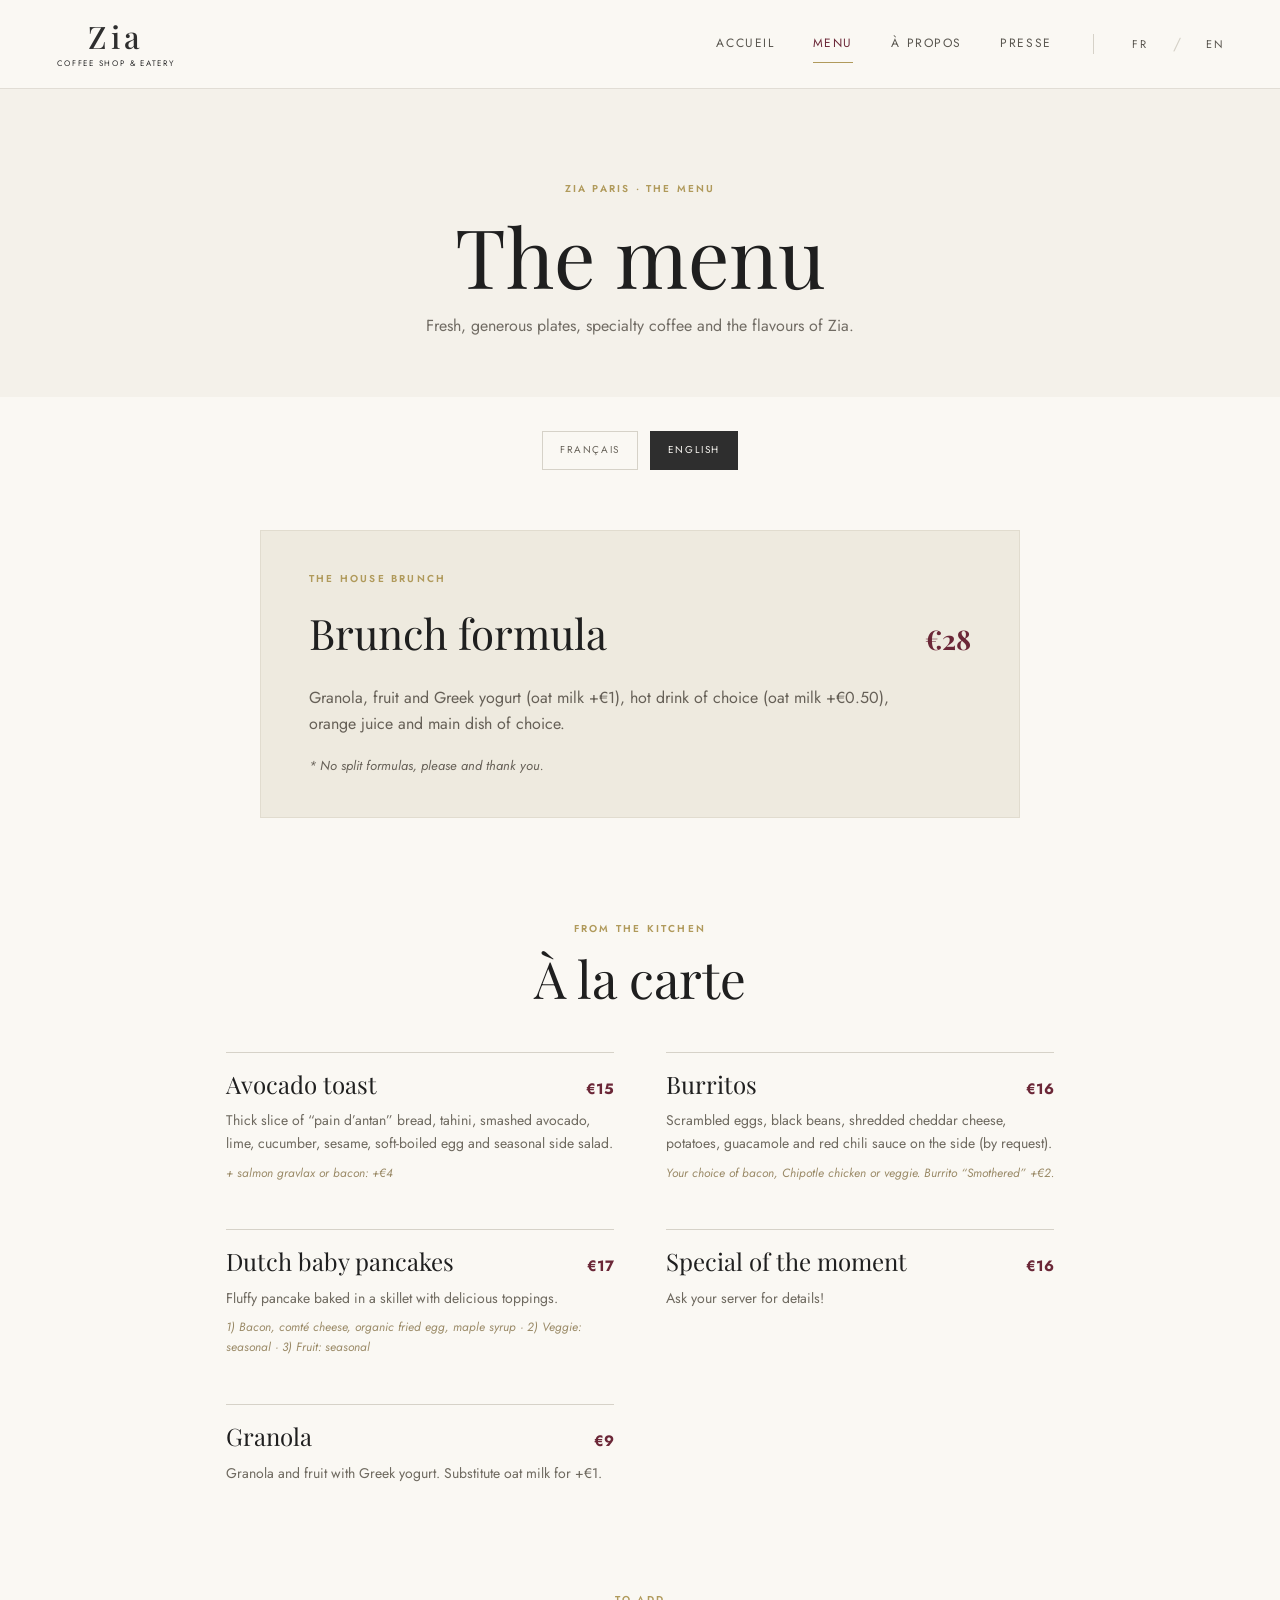
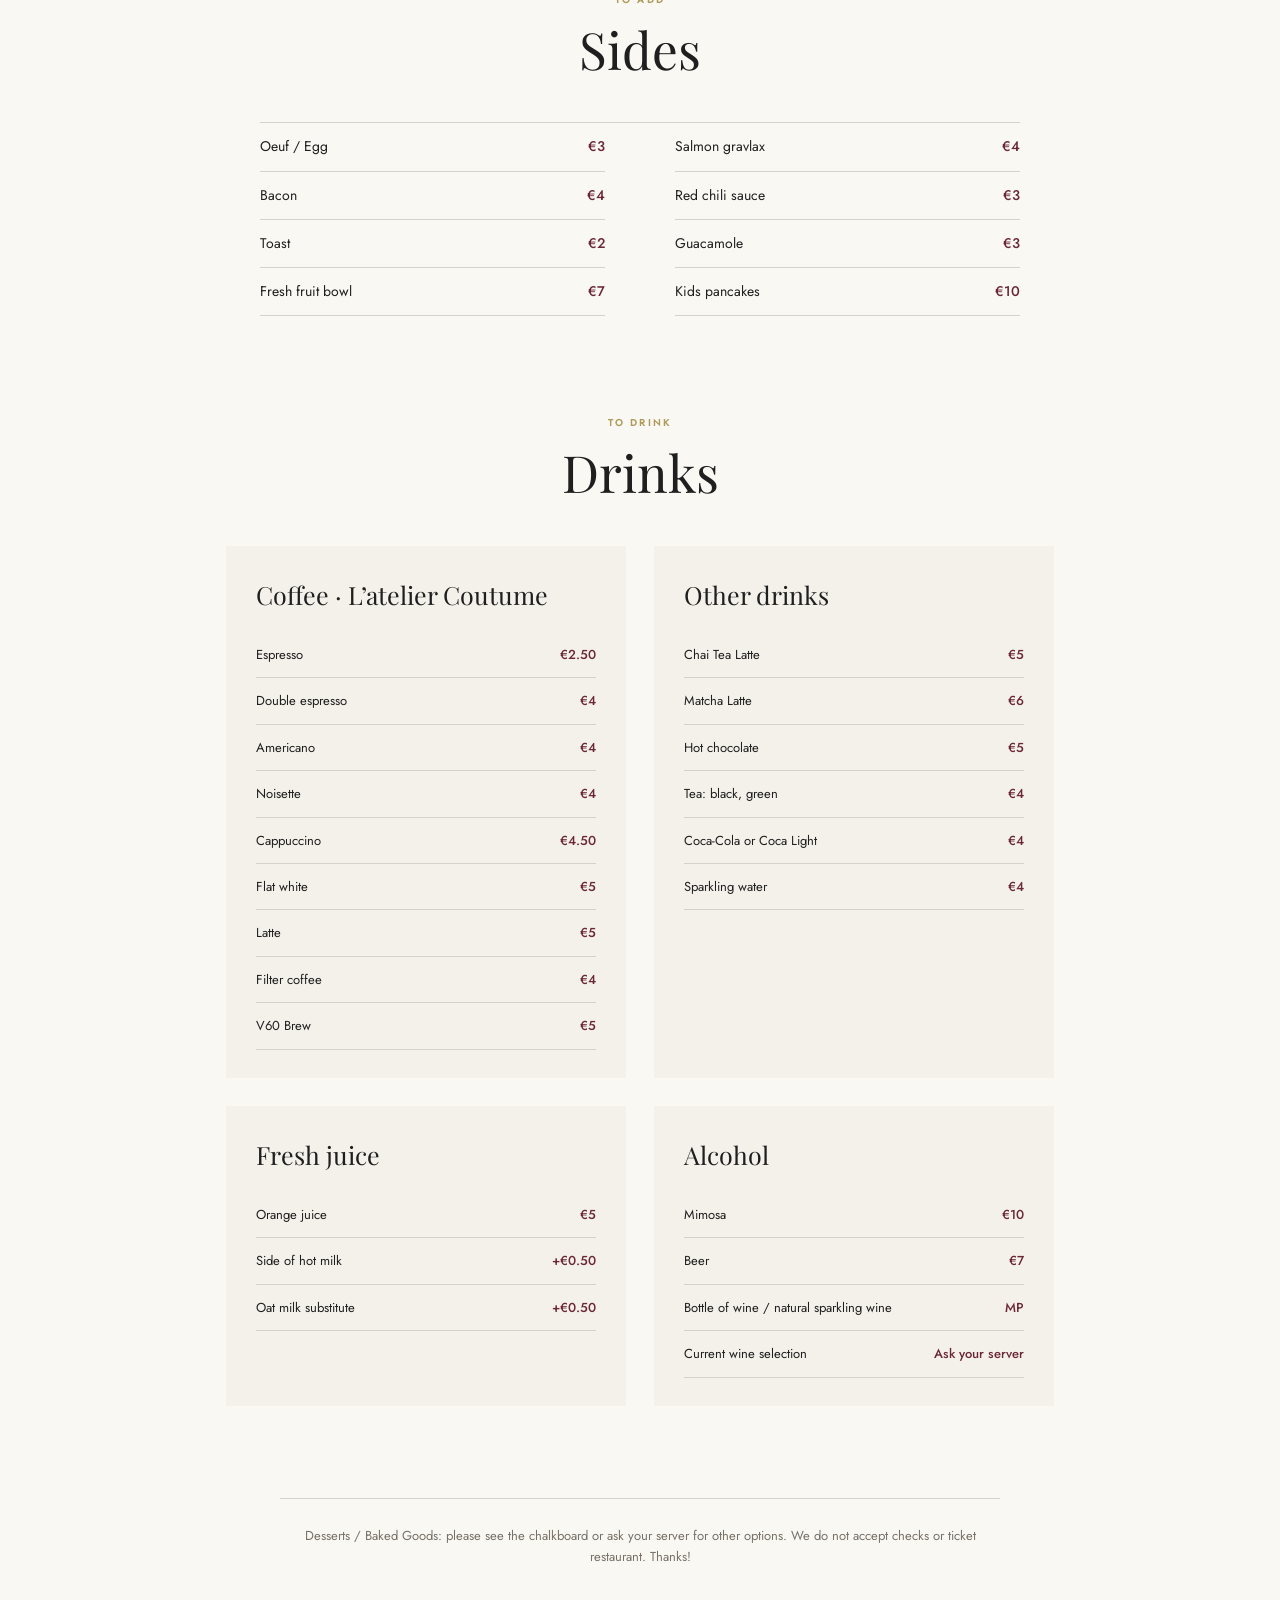
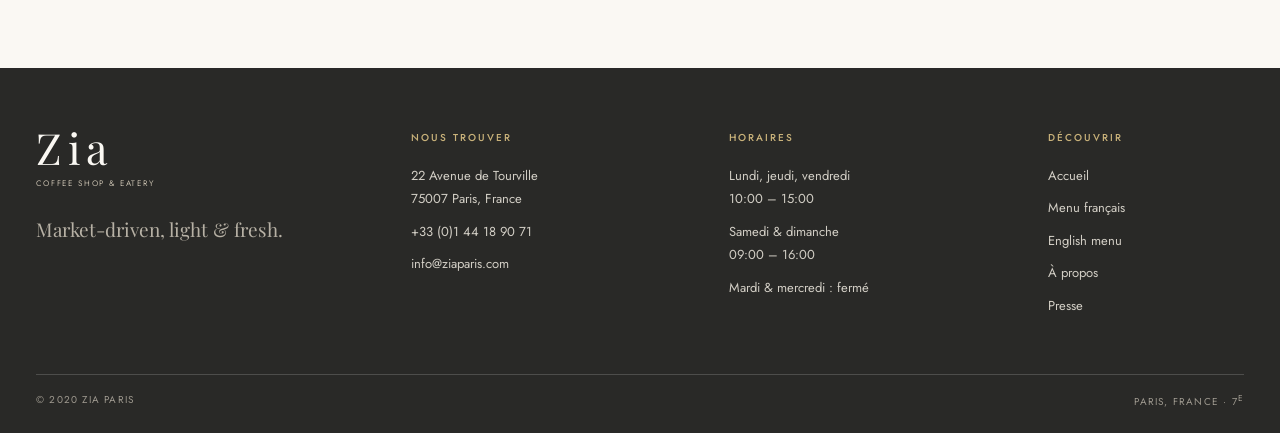
<file: menu-en.html>
<!doctype html><html lang="en"><head><meta charset="utf-8"><meta name="viewport" content="width=device-width, initial-scale=1"><title>Menu — Zia Paris</title><meta name="description" content="Explore the English menu at Zia Paris: brunch formula, dishes, sides, coffee and drinks."><meta name="theme-color" content="#FAF8F3"><link rel="canonical" href="https://www.ziaparis.com/copy-of-menu"><link rel="stylesheet" href="styles.css"><script defer src="site.js"></script></head><body data-active="menu" data-language="en"><div class="page-wrap" data-shell><main id="main" class="menu-page"><section class="page-hero"><span class="eyebrow">Zia Paris · The menu</span><h1>The menu</h1><p>Fresh, generous plates, specialty coffee and the flavours of Zia.</p></section><div class="menu-container"><div class="menu-switch"><a href="menu.html" lang="fr">Français</a><a href="menu-en.html" aria-current="page" lang="en">English</a></div><div data-menu-content></div></div></main></div></body></html>
</file>
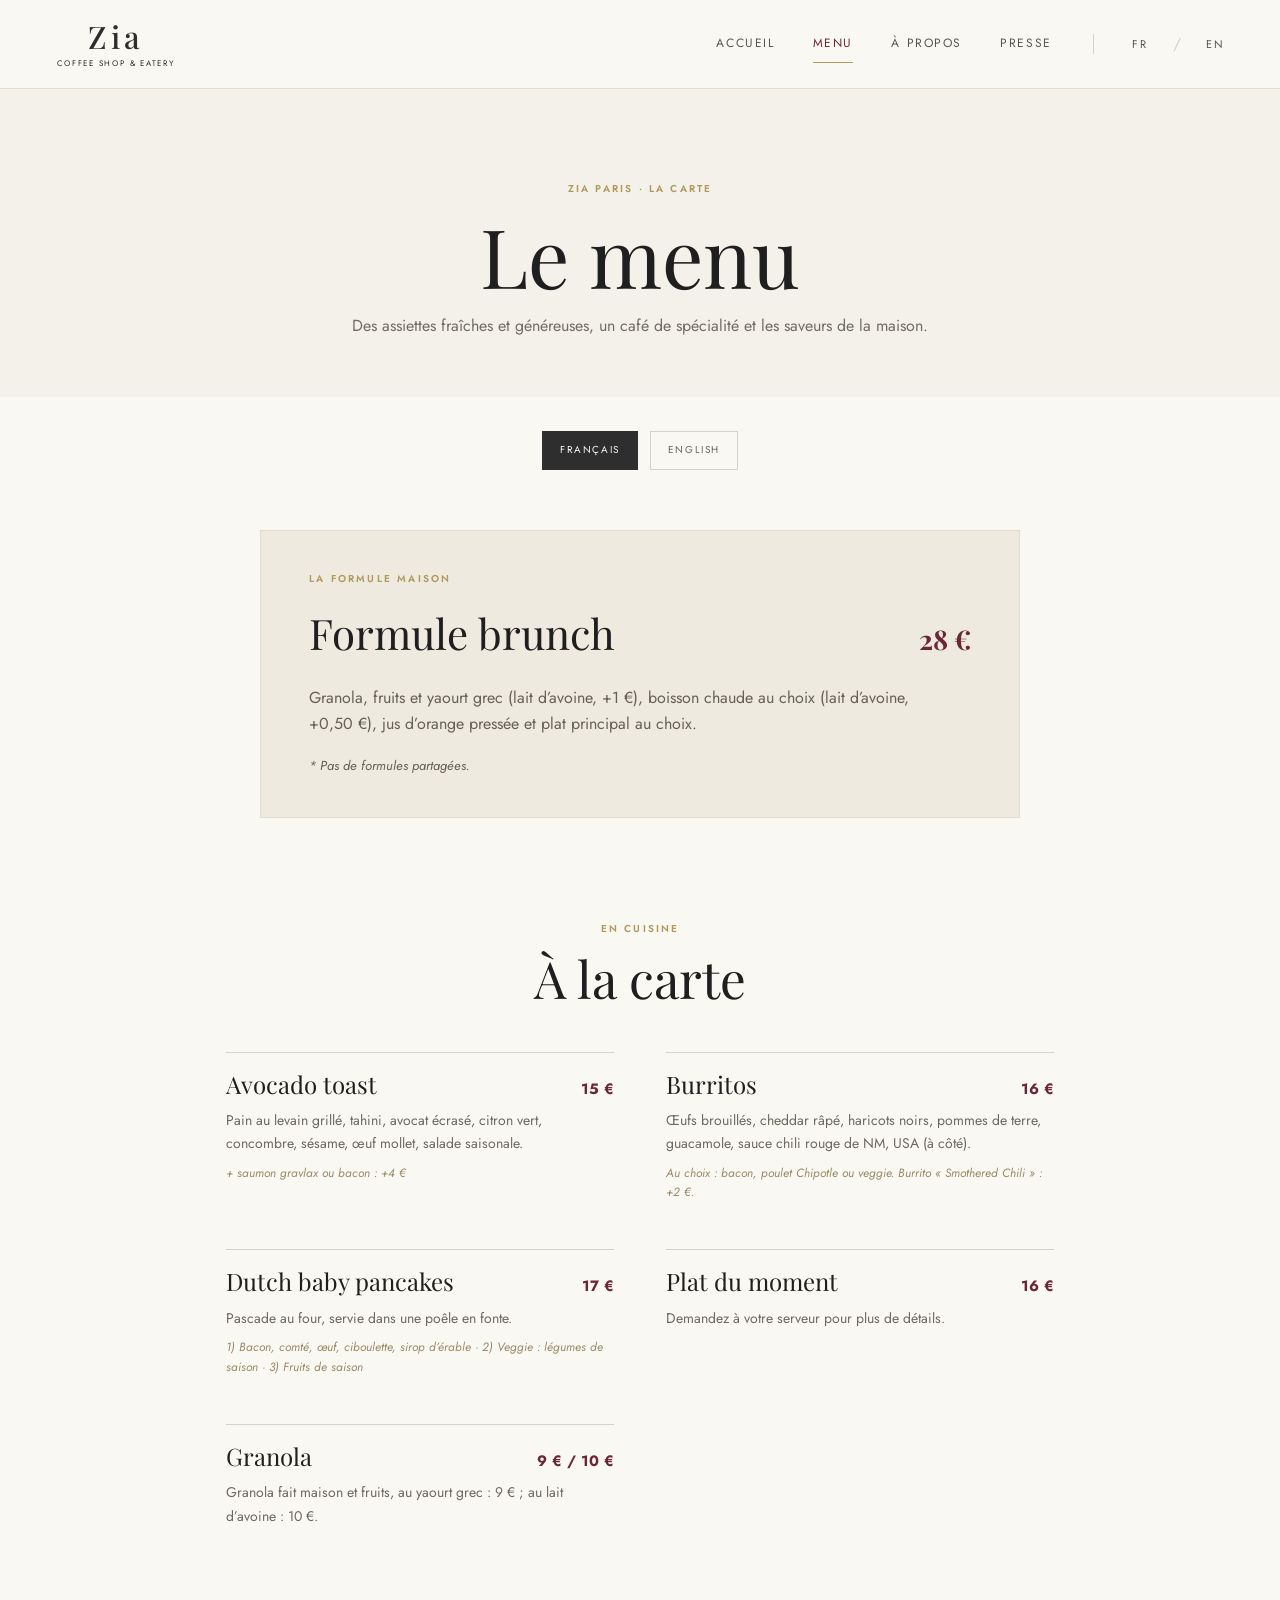
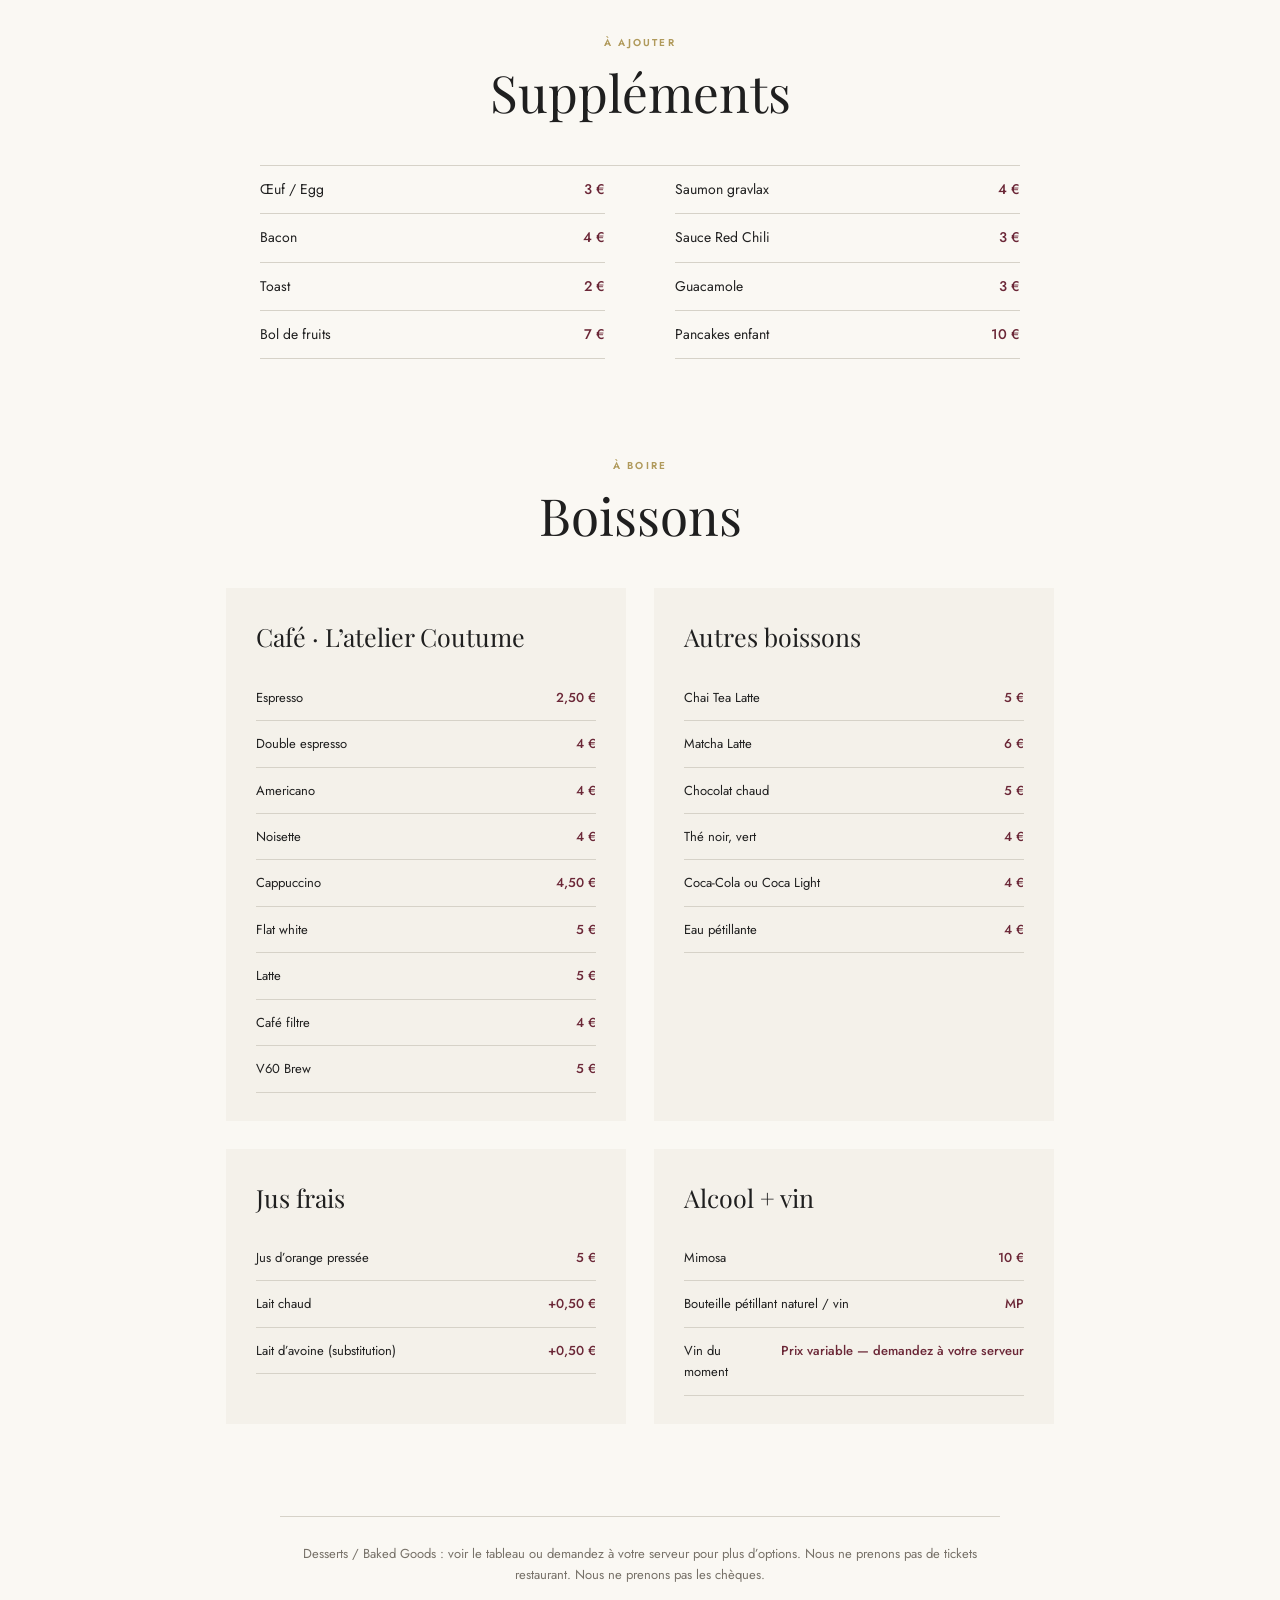
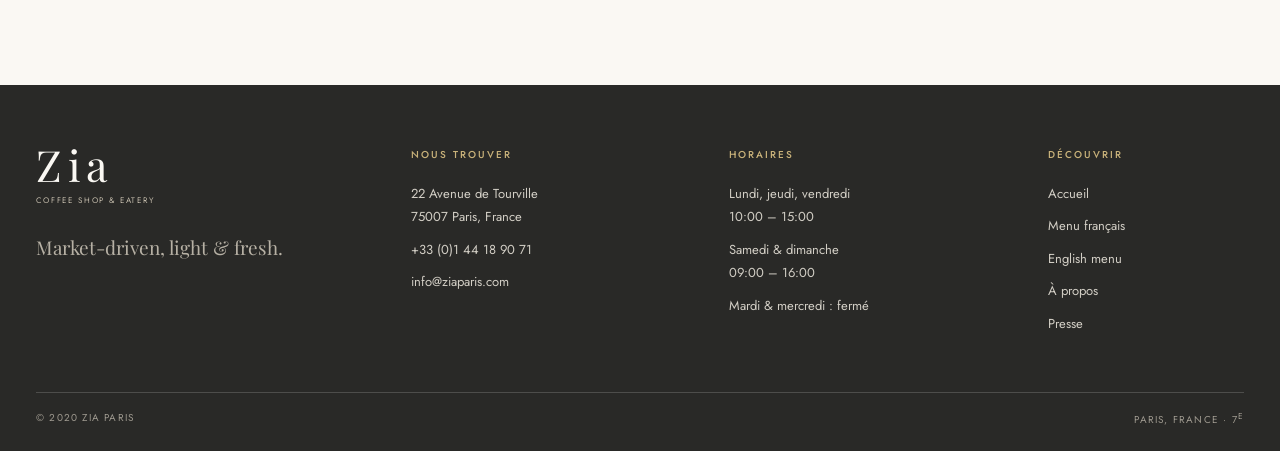
<file: menu.html>
<!doctype html><html lang="fr"><head><meta charset="utf-8"><meta name="viewport" content="width=device-width, initial-scale=1"><title>Menu — Zia Paris</title><meta name="description" content="Découvrez le menu français de Zia Paris : formule brunch, plats, suppléments, café et boissons."><meta name="theme-color" content="#FAF8F3"><link rel="canonical" href="https://www.ziaparis.com/menu"><link rel="stylesheet" href="styles.css"><script defer src="site.js"></script></head><body data-active="menu" data-language="fr"><div class="page-wrap" data-shell><main id="main" class="menu-page"><section class="page-hero"><span class="eyebrow">Zia Paris · La carte</span><h1>Le menu</h1><p>Des assiettes fraîches et généreuses, un café de spécialité et les saveurs de la maison.</p></section><div class="menu-container"><div class="menu-switch"><a href="menu.html" aria-current="page" lang="fr">Français</a><a href="menu-en.html" lang="en">English</a></div><div data-menu-content></div></div></main></div></body></html>
</file>
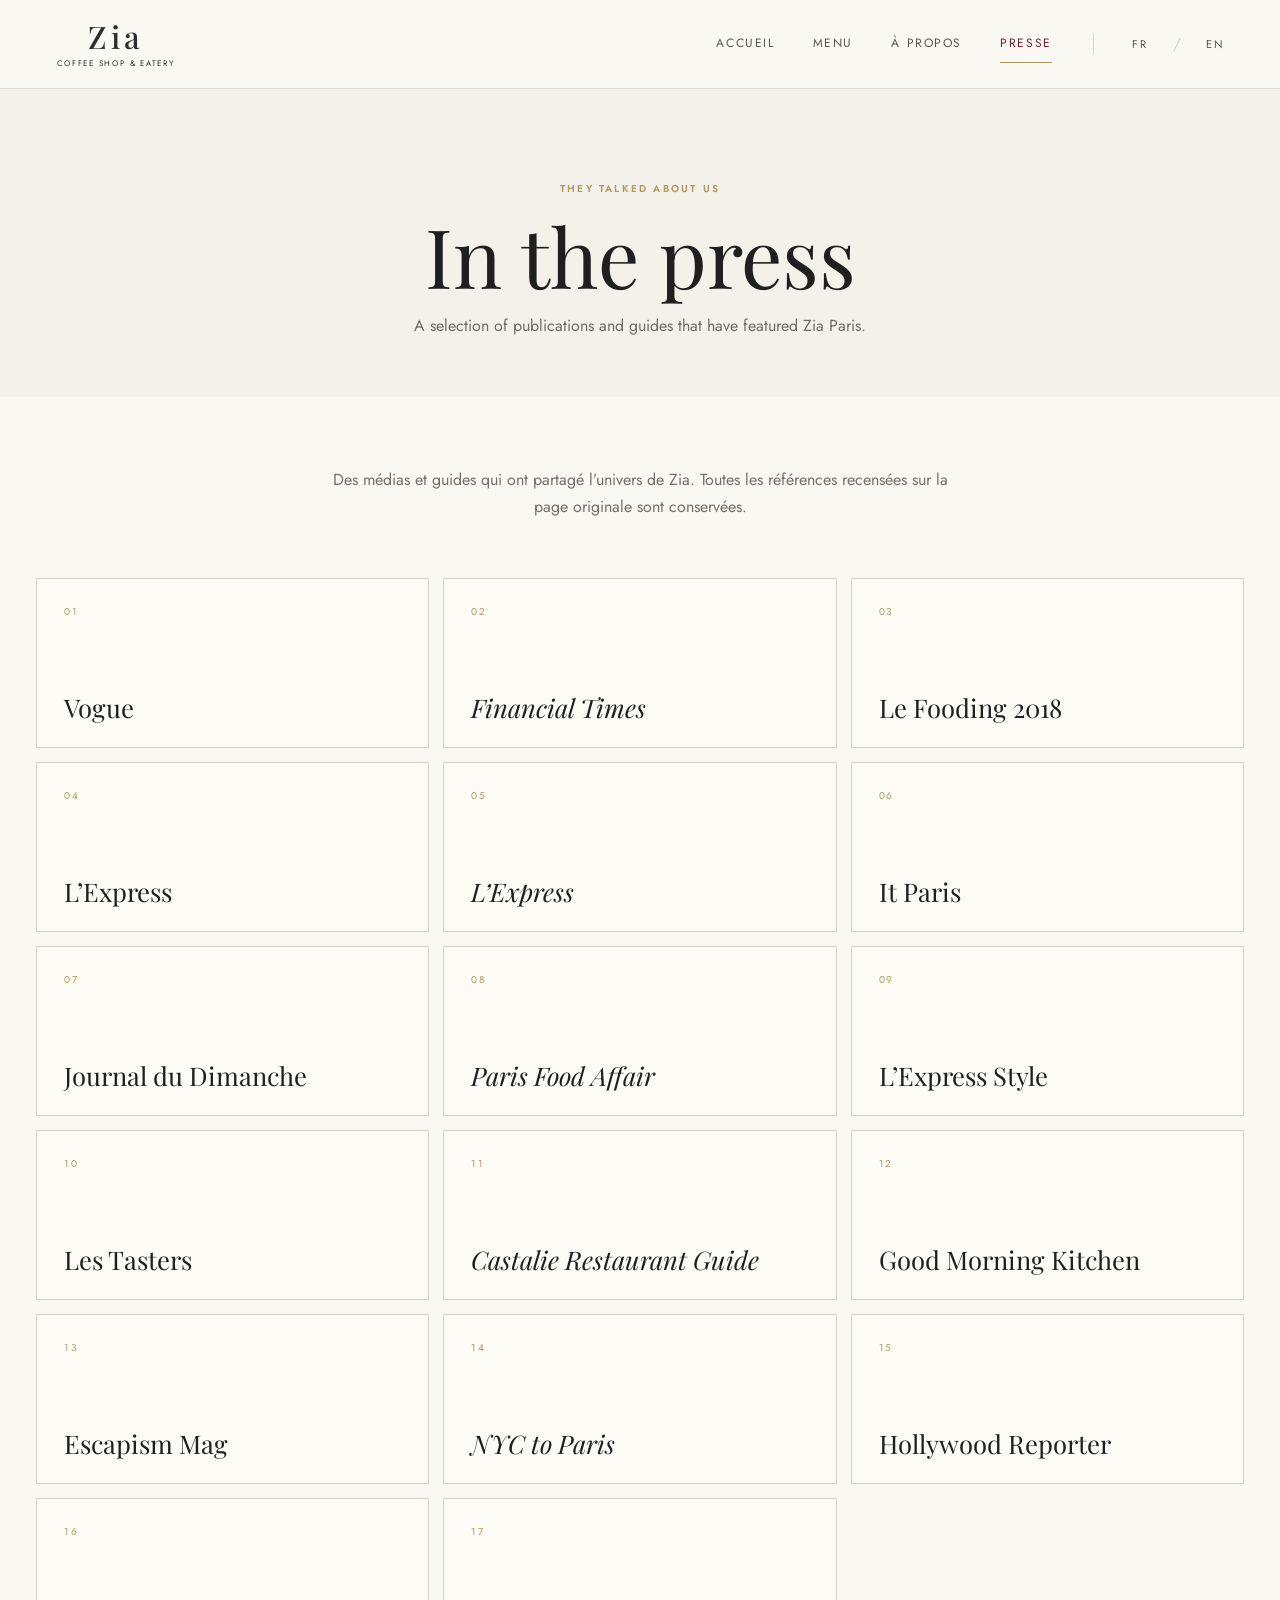
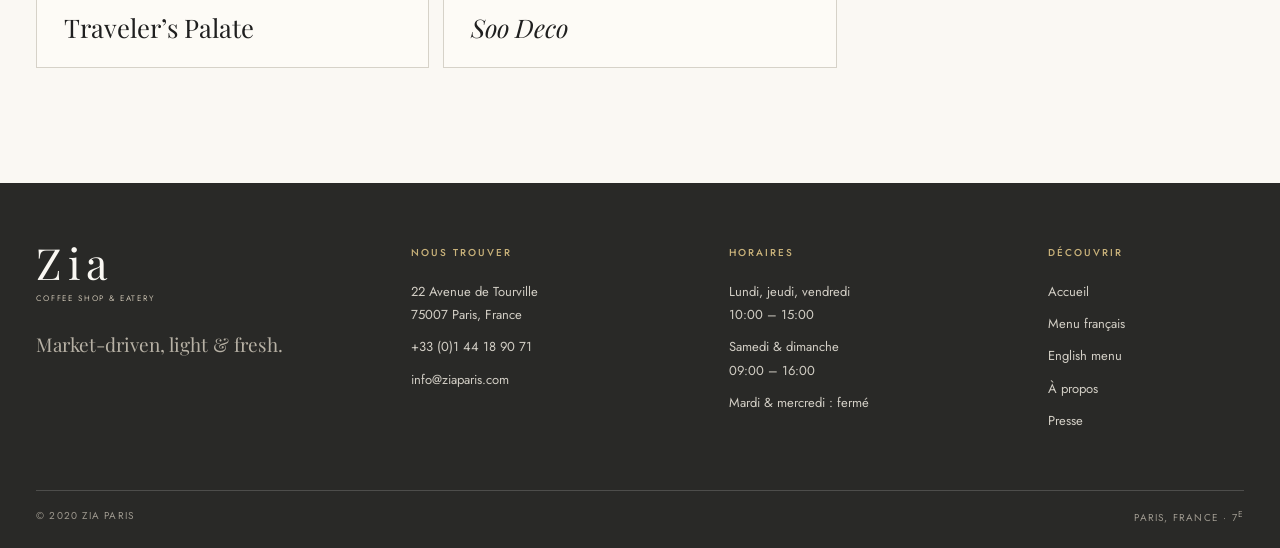
<file: presse.html>
<!doctype html><html lang="fr"><head><meta charset="utf-8"><meta name="viewport" content="width=device-width, initial-scale=1"><title>Presse — Zia Paris</title><meta name="description" content="Zia Paris dans la presse : une sélection de publications et de références éditoriales."><meta name="theme-color" content="#FAF8F3"><link rel="canonical" href="https://www.ziaparis.com/presse"><link rel="stylesheet" href="styles.css"><script defer src="site.js"></script></head><body data-active="press"><div class="page-wrap" data-shell><main id="main"><section class="page-hero"><span class="eyebrow">They talked about us</span><h1>In the press</h1><p>A selection of publications and guides that have featured Zia Paris.</p></section><section class="press-page container"><div class="press-intro"><p>Des médias et guides qui ont partagé l’univers de Zia. Toutes les références recensées sur la page originale sont conservées.</p></div><div class="press-grid" data-press-grid></div></section></main></div></body></html>
</file>
<file: styles.css>
@import url('https://fonts.googleapis.com/css2?family=Jost:wght@300;400;500;600&family=Playfair+Display:wght@400;500;600&display=swap');
:root{--ivory:#FAF8F3;--beige:#F4F1EA;--paper:#fffdf8;--charcoal:#2E2E2E;--ink:#1F1F1F;--gold:#B09A5B;--gold-light:#C9B27A;--wine:#6B2737;--line:#D6D2C8;--muted:#77736b;--serif:'Playfair Display',Georgia,serif;--sans:'Jost',Arial,sans-serif;--max:1240px}
*{box-sizing:border-box}html{scroll-behavior:smooth;scroll-padding-top:92px}body{margin:0;background:var(--ivory);color:var(--ink);font-family:var(--sans);font-size:16px;font-weight:400;line-height:1.65}body.nav-open{overflow:hidden}a{color:inherit;text-decoration:none}img{display:block;max-width:100%}button{font:inherit}::selection{background:#d9c9a2;color:var(--ink)}
.skip-link{position:absolute;left:1rem;top:-5rem;background:var(--ink);color:white;padding:.7rem 1rem;z-index:1000}.skip-link:focus{top:1rem}
.site-header{position:sticky;top:0;z-index:50;background:rgba(250,248,243,.94);backdrop-filter:blur(14px);border-bottom:1px solid rgba(214,210,200,.7)}.header-inner{height:88px;max-width:var(--max);padding:0 36px;margin:auto;display:flex;align-items:center;justify-content:space-between;gap:24px}.brand{display:flex;flex-direction:column;align-items:center;line-height:1;color:var(--charcoal);min-width:120px}.brand-word{font-family:var(--serif);font-size:31px;letter-spacing:.12em;font-weight:500}.brand-sub{font-size:8px;letter-spacing:.22em;margin-top:7px}.primary-nav{display:flex;align-items:center;gap:clamp(18px,3vw,42px)}.primary-nav a{font-size:12px;letter-spacing:.13em;text-transform:uppercase;color:#59564f;transition:color .2s ease}.primary-nav a:hover,.primary-nav a[aria-current=page]{color:var(--wine)}.primary-nav a[aria-current=page]{position:relative}.primary-nav a[aria-current=page]:after{content:"";position:absolute;height:1px;background:var(--gold);left:0;right:0;bottom:-9px}.nav-divider{height:20px;width:1px;background:var(--line);margin-left:3px}.primary-nav .nav-lang{font-size:11px}.lang-separator{color:var(--line);margin:0 -13px}.menu-toggle{display:none;background:transparent;border:0;padding:10px;cursor:pointer}.menu-toggle span{display:block;width:24px;height:1px;background:var(--charcoal);margin:6px;transition:transform .25s}
.page-wrap{overflow:hidden}.container{width:min(var(--max),calc(100% - 72px));margin-inline:auto}.eyebrow{font-size:10px;letter-spacing:.22em;text-transform:uppercase;color:var(--gold);font-weight:600}.serif{font-family:var(--serif)}h1,h2,h3,p{margin-top:0}h1,h2,h3{font-weight:400}h1,h2{font-family:var(--serif)}.display-title{font-size:clamp(50px,8vw,106px);line-height:1.02;letter-spacing:-.045em}.section-heading{margin-bottom:32px}.section-heading h2{font-size:clamp(34px,4vw,52px);line-height:1.1;margin:10px 0 0}.intro-copy{font-family:var(--serif);font-size:clamp(22px,2.7vw,34px);line-height:1.35;max-width:750px}.fine-note{font-size:13px;color:var(--muted);font-style:italic}.button-link{display:inline-flex;align-items:center;gap:14px;padding:13px 20px;border:1px solid var(--charcoal);font-size:11px;letter-spacing:.14em;text-transform:uppercase;transition:background .2s,color .2s,border-color .2s}.button-link:after{content:'↗';font-size:16px}.button-link:hover{background:var(--charcoal);color:var(--ivory)}
.hero{position:relative;min-height:650px;display:grid;grid-template-columns:1fr 1.06fr;background:var(--beige)}.hero-copy{padding:clamp(60px,8vw,118px) clamp(36px,7vw,108px);display:flex;flex-direction:column;justify-content:center;align-items:flex-start}.hero-kicker{font-size:11px;letter-spacing:.22em;text-transform:uppercase;color:var(--wine);margin-bottom:24px}.hero h1{font-size:clamp(58px,7vw,96px);line-height:.98;margin:0 0 22px;letter-spacing:-.05em}.hero h1 em{font-weight:400;color:var(--wine)}.hero-copy p{max-width:390px;color:#666057;margin-bottom:30px}.hero-image{min-height:650px;position:relative;overflow:hidden;background:#e5ded1}.hero-image img{width:100%;height:100%;object-fit:cover;object-position:center;position:absolute;inset:0}.hero-image:after{content:'';position:absolute;inset:0;background:linear-gradient(90deg,rgba(31,31,31,.04),transparent 42%);pointer-events:none}.hero-bottom{position:absolute;left:clamp(36px,7vw,108px);bottom:30px;display:flex;gap:28px;color:#888176;font-size:10px;letter-spacing:.13em;text-transform:uppercase}.hero-bottom span+span:before{content:'·';margin-right:28px;color:var(--gold)}
.home-intro{padding:110px 0 105px;display:grid;grid-template-columns:.45fr 1fr;gap:9%;align-items:start}.home-intro .eyebrow{padding-top:12px}.home-intro h2{font-size:clamp(32px,4vw,52px);line-height:1.2;max-width:800px;margin-bottom:26px}.home-intro p{color:#706c64;max-width:600px}.feature-strip{background:var(--charcoal);color:var(--ivory);padding:54px 0}.feature-grid{display:grid;grid-template-columns:repeat(3,1fr);gap:30px}.feature{padding:6px 22px;border-left:1px solid rgba(255,255,255,.22)}.feature:first-child{border-left:0}.feature strong{display:block;font-family:var(--serif);font-size:25px;font-weight:400;margin-bottom:5px}.feature span{color:#c5bfb3;font-size:12px;letter-spacing:.08em}
.home-details{padding:110px 0;display:grid;grid-template-columns:1fr .88fr;gap:10%;align-items:center}.details-photo{height:520px;overflow:hidden;background:#e6e0d5}.details-photo img{width:100%;height:100%;object-fit:cover}.details-copy h2{font-size:clamp(38px,4vw,54px);line-height:1.08;margin:14px 0 20px}.details-copy>p{color:#777168;max-width:460px}.hours-list{border-top:1px solid var(--line);margin:28px 0}.hours-row{display:flex;justify-content:space-between;gap:20px;padding:12px 0;border-bottom:1px solid var(--line);font-size:14px}.hours-row span:last-child{font-variant-numeric:tabular-nums}.reservation-note{font-family:var(--serif);font-size:20px;line-height:1.45;color:var(--wine);max-width:440px}
.traveler-note{padding:40px 0 90px;text-align:center}.tripadvisor-mark{width:64px;height:auto;margin:0 auto 14px;object-fit:contain}.traveler-note p{font-family:var(--serif);font-size:24px;margin:0}
.page-hero{padding:92px 0 58px;background:var(--beige);text-align:center}.page-hero h1{font-size:clamp(50px,7vw,82px);line-height:1.03;margin:15px 0 16px}.page-hero p{max-width:620px;margin:0 auto;color:#716c64}.page-hero .eyebrow{display:block}
.menu-page{padding-bottom:100px}.menu-container{max-width:900px;margin:0 auto;padding:0 36px}.menu-switch{display:flex;justify-content:center;gap:12px;margin:34px 0 60px}.menu-switch a{border:1px solid var(--line);padding:10px 17px;font-size:10px;letter-spacing:.16em;text-transform:uppercase;color:#69645b}.menu-switch a[aria-current=page]{background:var(--charcoal);color:var(--ivory);border-color:var(--charcoal)}.formula-card{max-width:760px;margin:0 auto 96px;padding:40px 48px;background:#eeeadf;border:1px solid #e1dccf}.formula-title-row{display:flex;align-items:baseline;justify-content:space-between;gap:20px;margin:12px 0 16px}.formula-title-row h2{font-size:clamp(32px,4vw,42px);margin:0}.formula-title-row strong{font-family:var(--serif);font-size:27px;color:var(--wine);white-space:nowrap}.formula-card p{max-width:610px;color:#666057}.formula-card .fine-note{margin:18px 0 0}.menu-section{margin:0 auto 92px}.menu-section>.section-heading{text-align:center;margin-bottom:45px}.menu-list{display:grid;grid-template-columns:1fr 1fr;column-gap:52px;row-gap:38px}.menu-item{padding-top:17px;border-top:1px solid var(--line)}.item-heading{display:flex;align-items:baseline;justify-content:space-between;gap:16px}.item-heading h3{font-family:var(--serif);font-size:24px;line-height:1.2;margin:0 0 11px}.item-heading strong{color:var(--wine);font-size:15px;white-space:nowrap}.menu-item p{font-size:14px;color:#6e695f;margin:0 0 8px}.menu-item .item-extra{font-size:12px;color:#9a8a67;font-style:italic}.sides-section{max-width:760px}.price-grid{display:grid;grid-template-columns:1fr 1fr;column-gap:70px;border-top:1px solid var(--line)}.price-item{display:flex;justify-content:space-between;gap:18px;padding:12px 0;border-bottom:1px solid var(--line);font-size:14px}.price-item strong{white-space:nowrap;color:var(--wine);font-weight:500}.drink-grid{display:grid;grid-template-columns:1fr 1fr;gap:28px}.drink-card{background:var(--beige);padding:28px 30px}.drink-card h3{font-family:var(--serif);font-size:25px;margin:0 0 17px}.drink-card .price-item{font-size:13px}.menu-disclaimer{max-width:720px;margin:0 auto;text-align:center;color:#777168;font-size:13px;border-top:1px solid var(--line);padding-top:26px}
.about-section{padding:90px 0}.about-lead{display:grid;grid-template-columns:.82fr 1fr;gap:9%;align-items:center}.about-lead-photo{height:620px;overflow:hidden;background:var(--beige)}.about-lead-photo img{width:100%;height:100%;object-fit:cover}.about-lead-copy h2{font-size:clamp(40px,5vw,60px);margin:12px 0 24px;line-height:1.08}.about-lead-copy p{color:#6f6a60;max-width:520px}.about-lead-copy .intro-copy{color:var(--charcoal)}.milagro-note{margin-top:35px;padding-top:24px;border-top:1px solid var(--line)}.editorial-band{padding:92px 0;background:var(--beige)}.editorial-grid{display:grid;grid-template-columns:.4fr 1fr;gap:8%}.editorial-grid h2{font-size:clamp(36px,4vw,52px);line-height:1.1;margin:10px 0 20px}.editorial-copy{columns:2;column-gap:42px;color:#6f6a60}.editorial-copy p{break-inside:avoid;margin-bottom:20px}.name-origin{padding:95px 0;display:grid;grid-template-columns:.7fr 1fr;gap:10%;align-items:start}.name-origin h2{font-size:clamp(38px,4vw,56px);line-height:1.1;margin-top:10px}.name-origin p{color:#6f6a60}.gallery-section{padding:15px 0 110px}.gallery-heading{text-align:center;margin-bottom:42px}.gallery-heading h2{font-size:clamp(38px,4vw,54px);margin:10px 0}.gallery-grid{display:grid;grid-template-columns:repeat(4,1fr);grid-auto-rows:190px;gap:14px}.gallery-image{position:relative;margin:0;overflow:hidden;background:var(--beige);min-height:180px}.gallery-image img{width:100%;height:100%;object-fit:cover;transition:transform .7s cubic-bezier(.2,.7,.2,1)}.gallery-image:hover img{transform:scale(1.035)}.gallery-image figcaption{position:absolute;left:13px;bottom:11px;color:white;text-shadow:0 1px 8px rgba(0,0,0,.5);font-size:10px;letter-spacing:.12em;text-transform:uppercase;opacity:.85}.gallery-image:nth-child(5n+1){grid-row:span 2}.gallery-image:nth-child(7n+3){grid-column:span 2}.gallery-image.gallery-tall{grid-row:span 2}.bon-appetit{text-align:center;padding:20px 0 95px}.bon-appetit h2{font-size:clamp(42px,6vw,76px);margin:0;color:var(--wine)}
.press-page{padding:70px 0 115px}.press-intro{text-align:center;max-width:640px;margin:0 auto 58px}.press-intro p{color:#756f66}.press-grid{display:grid;grid-template-columns:repeat(3,1fr);gap:14px}.press-card{min-height:170px;border:1px solid var(--line);background:rgba(255,253,248,.48);padding:25px 27px;display:flex;flex-direction:column;justify-content:space-between;transition:background .25s,border-color .25s,transform .25s}.press-card:hover{background:#f0ece2;border-color:#c5b99b;transform:translateY(-3px)}.press-number{font-size:10px;color:var(--gold);letter-spacing:.16em}.press-card h2{font-size:clamp(21px,2vw,27px);margin:23px 0 0;line-height:1.15}.press-card:nth-child(3n+2) h2{font-style:italic}
.site-footer{background:#292927;color:var(--ivory);padding:58px 0 22px}.footer-top{width:min(var(--max),calc(100% - 72px));margin:auto;display:grid;grid-template-columns:1.2fr 1fr 1fr .7fr;gap:38px;padding-bottom:48px}.footer-brand{display:flex;flex-direction:column;align-items:flex-start}.footer-word{font-family:var(--serif);font-size:43px;letter-spacing:.13em;line-height:1}.footer-brand>span:nth-child(2){font-size:8px;letter-spacing:.23em;color:#c4bcac;margin-top:8px}.footer-brand p{color:#b7b1a5;font-family:var(--serif);font-size:19px;margin-top:24px}.footer-block h3{font-size:10px;letter-spacing:.2em;text-transform:uppercase;font-weight:500;color:var(--gold-light);margin:4px 0 18px}.footer-block a,.footer-block p{display:block;color:#d2cec5;font-size:13px;line-height:1.8;margin:0 0 9px}.footer-block a:hover{color:white}.footer-bottom{border-top:1px solid rgba(255,255,255,.17);width:min(var(--max),calc(100% - 72px));margin:auto;padding-top:17px;display:flex;justify-content:space-between;color:#9e998f;font-size:10px;letter-spacing:.12em;text-transform:uppercase}
.reveal{opacity:0;transform:translateY(18px);transition:opacity .65s ease,transform .65s cubic-bezier(.2,.7,.2,1)}.reveal.is-visible{opacity:1;transform:translateY(0)}
@media(max-width:900px){.header-inner{padding:0 25px}.primary-nav{gap:20px}.hero{grid-template-columns:1fr 1fr;min-height:570px}.hero-copy{padding:55px 34px}.hero-image{min-height:570px}.home-intro{gap:6%}.home-details{gap:7%}.about-lead{gap:6%}.gallery-grid{grid-template-columns:repeat(3,1fr);grid-auto-rows:165px}.footer-top{grid-template-columns:1fr 1fr;row-gap:35px}.editorial-grid{gap:5%}}
@media(max-width:640px){html{scroll-padding-top:76px}.header-inner{height:74px;padding:0 21px}.brand{min-width:100px}.brand-word{font-size:27px}.brand-sub{font-size:7px}.menu-toggle{display:block;z-index:61}.menu-toggle[aria-expanded=true] span:first-child{transform:translateY(3.5px) rotate(45deg)}.menu-toggle[aria-expanded=true] span:last-child{transform:translateY(-3.5px) rotate(-45deg)}.primary-nav{position:fixed;inset:74px 0 0;background:var(--ivory);display:flex;flex-direction:column;align-items:center;justify-content:center;gap:27px;transform:translateX(100%);transition:transform .3s ease;z-index:60}.primary-nav.is-open{transform:translateX(0)}.primary-nav a{font-size:14px}.primary-nav a[aria-current=page]:after{bottom:-7px}.nav-divider{width:35px;height:1px;margin:2px 0}.lang-separator{margin:0 -17px}.container{width:calc(100% - 42px)}.hero{display:flex;flex-direction:column;min-height:unset}.hero-copy{padding:65px 28px 62px}.hero h1{font-size:64px}.hero-copy p{font-size:14px}.hero-image{min-height:370px;height:370px}.hero-bottom{position:static;padding:17px 28px 22px;background:var(--beige);gap:14px;font-size:8px}.hero-bottom span+span:before{margin-right:14px}.home-intro{padding:70px 0;display:block}.home-intro .eyebrow{display:block;margin-bottom:20px}.home-intro h2{font-size:36px}.feature-strip{padding:31px 0}.feature-grid{grid-template-columns:1fr;gap:20px}.feature{padding:0 0 0 17px;border-left:1px solid rgba(255,255,255,.23)}.feature strong{font-size:22px}.home-details{padding:70px 0;display:flex;flex-direction:column;gap:34px;align-items:stretch}.details-photo{height:350px}.details-copy h2{font-size:42px}.hours-row{font-size:13px}.traveler-note{padding:25px 0 65px}.traveler-note p{font-size:21px}.page-hero{padding:70px 20px 45px}.page-hero h1{font-size:54px}.page-hero p{font-size:14px}.menu-container{padding:0 22px}.menu-switch{margin:26px 0 42px}.formula-card{padding:27px 24px;margin-bottom:70px}.formula-title-row{align-items:flex-start}.formula-title-row h2{font-size:30px}.formula-title-row strong{font-size:22px}.menu-section{margin-bottom:68px}.menu-section>.section-heading{margin-bottom:30px}.menu-list{grid-template-columns:1fr;row-gap:28px}.item-heading h3{font-size:23px}.price-grid{column-gap:25px}.price-item{font-size:12px}.drink-grid{grid-template-columns:1fr;gap:14px}.drink-card{padding:24px}.menu-disclaimer{font-size:12px}.about-section{padding:60px 0}.about-lead{display:flex;flex-direction:column;gap:35px}.about-lead-photo{height:430px;width:100%}.about-lead-copy h2{font-size:45px}.editorial-band{padding:66px 0}.editorial-grid{display:block}.editorial-grid h2{font-size:42px;margin-bottom:27px}.editorial-copy{columns:1}.name-origin{padding:70px 0;display:block}.name-origin h2{font-size:43px;margin-bottom:23px}.gallery-section{padding:0 0 65px}.gallery-heading{padding:0 20px}.gallery-heading h2{font-size:40px}.gallery-grid{grid-template-columns:repeat(2,1fr);grid-auto-rows:145px;gap:8px}.gallery-image:nth-child(7n+3){grid-column:span 1}.gallery-image:nth-child(5n+1){grid-row:span 2}.gallery-image.gallery-tall{grid-row:span 2}.bon-appetit{padding-bottom:70px}.press-page{padding:50px 0 75px}.press-intro{padding:0 18px;margin-bottom:35px}.press-grid{grid-template-columns:1fr 1fr;gap:9px}.press-card{min-height:128px;padding:16px}.press-card h2{font-size:20px;margin-top:18px}.footer-top{width:calc(100% - 42px);grid-template-columns:1fr 1fr;gap:30px 18px;padding-bottom:33px}.footer-brand{grid-column:1/-1}.footer-block h3{font-size:9px}.footer-block a,.footer-block p{font-size:12px}.footer-bottom{width:calc(100% - 42px);font-size:9px}.reveal{transition-duration:.45s}}
@media(prefers-reduced-motion:reduce){html{scroll-behavior:auto}*,*:before,*:after{animation-duration:.01ms!important;animation-iteration-count:1!important;transition-duration:.01ms!important}.reveal{opacity:1;transform:none}}
</file>
